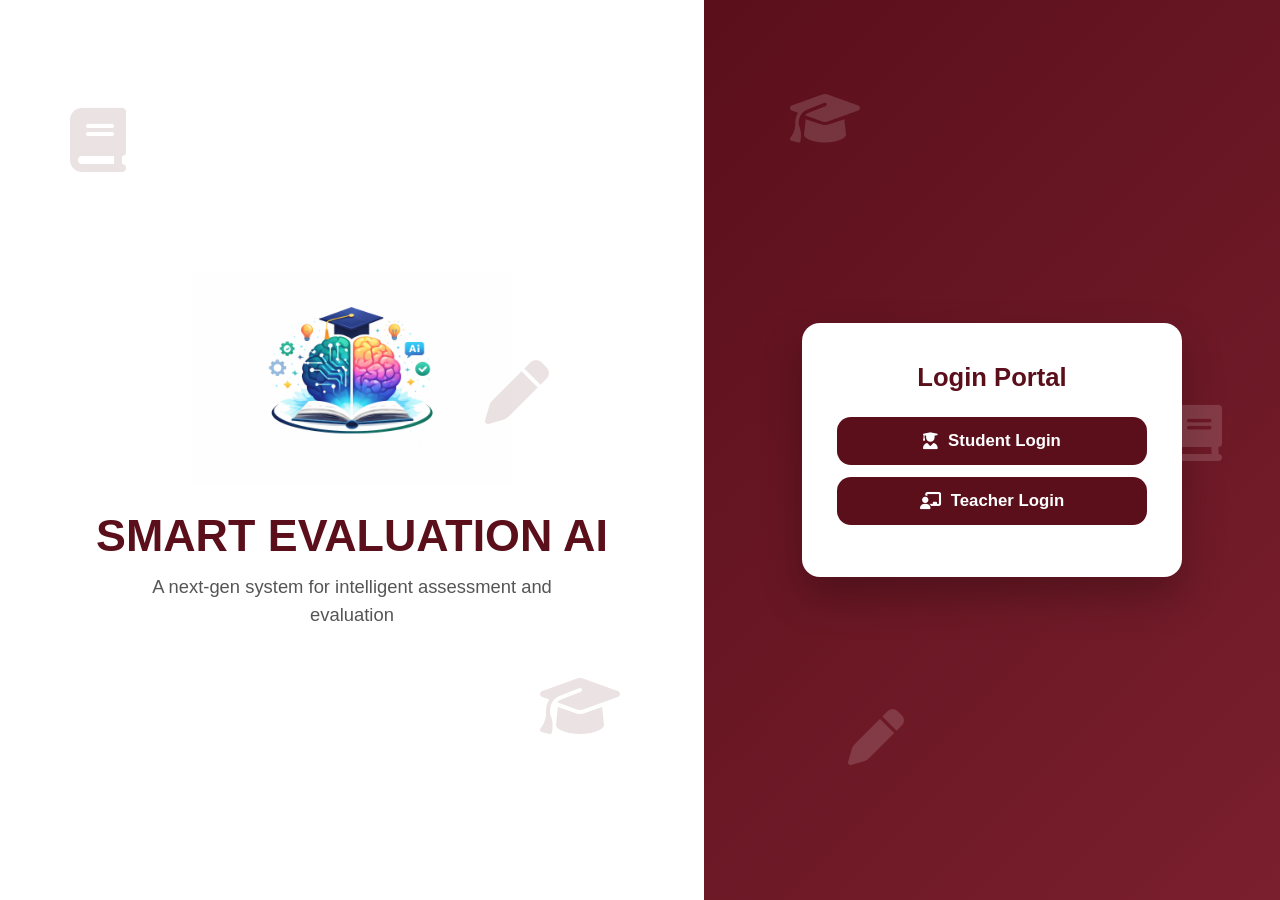
<file: index.html>
<!DOCTYPE html>
<html lang="en">
<head>
<meta charset="UTF-8">
<meta name="viewport" content="width=device-width, initial-scale=1.0">
<title>Smart Evaluation AI</title>

<link rel="stylesheet" href="https://cdnjs.cloudflare.com/ajax/libs/font-awesome/6.5.0/css/all.min.css">
<link rel="stylesheet" href="frontpage.css">
</head>

<body>

<!-- LEFT -->
<div class="left">
  <i class="fas fa-book edu-left l1"></i>
  <i class="fas fa-graduation-cap edu-left l2"></i>
  <i class="fas fa-pen edu-left l3"></i>

  <img src="frontpage.png" class="logo">

  <h1 class="title">SMART EVALUATION AI</h1>
  <p class="subtitle">
    A next-gen system for intelligent assessment and evaluation
  </p>
</div>

<!-- RIGHT -->
<div class="right">
  <!-- Back button removed as per UI change request -->

  <i class="fas fa-graduation-cap edu-right r1"></i>
  <i class="fas fa-book edu-right r2"></i>
  <i class="fas fa-pen edu-right r3"></i>

  <div class="login-box">
    <div class="login-title">Login Portal</div>

    <a href="student portal.html" class="btn">
      <i class="fas fa-user-graduate"></i> Student Login
    </a>

    <a href="admin portal.html" class="btn">
      <i class="fas fa-chalkboard-teacher"></i> Teacher Login
    </a>
  </div>
</div>

</body>
</html>
</file>
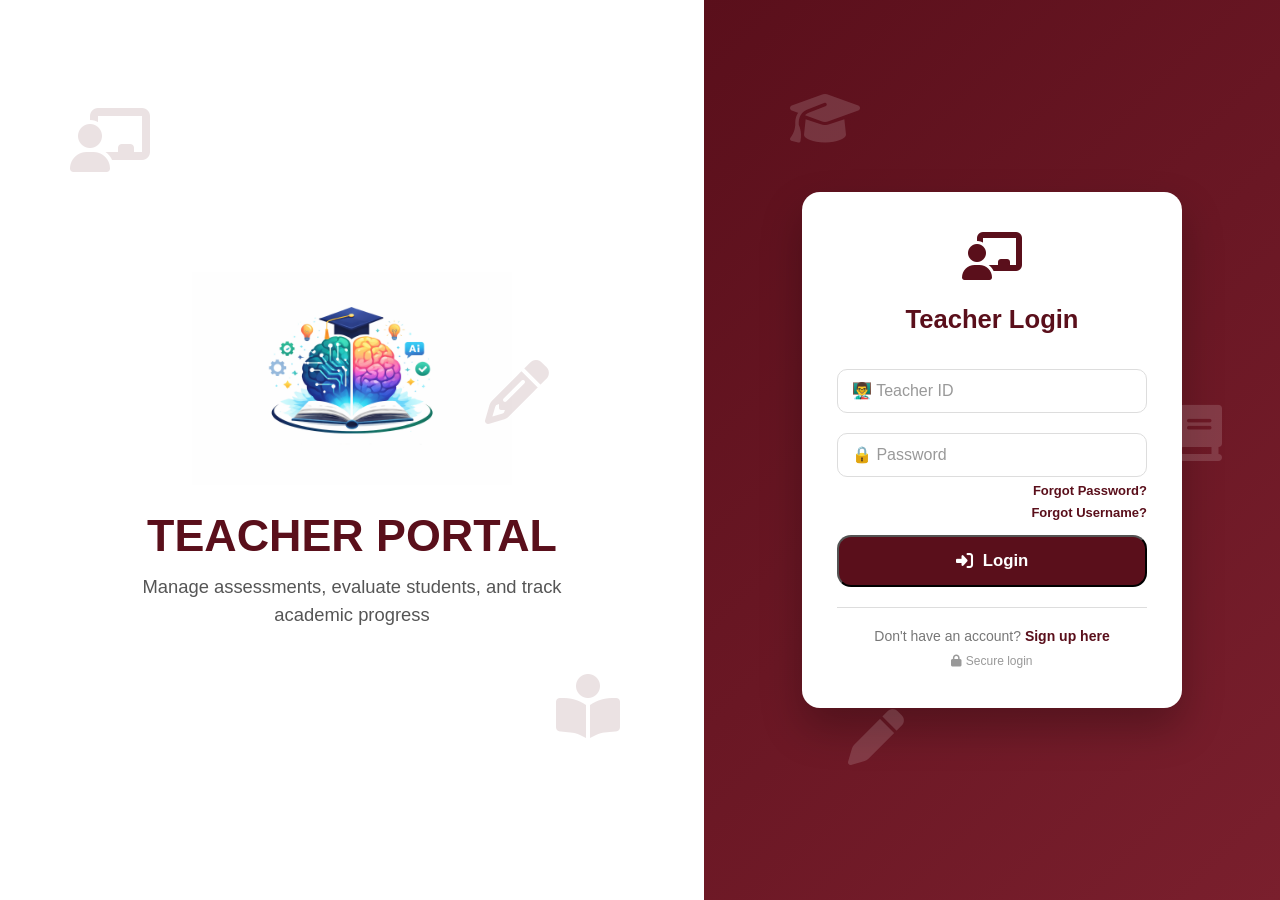
<file: admin portal.html>
<!DOCTYPE html>
<html lang="en">
<head>
<meta charset="UTF-8">
<meta name="viewport" content="width=device-width, initial-scale=1.0">
<title>Smart Evaluation AI - Teacher Login</title>
<link rel="stylesheet" href="https://cdnjs.cloudflare.com/ajax/libs/font-awesome/6.5.0/css/all.min.css">
<link rel="stylesheet" href="frontpage.css">
<link rel="stylesheet" href="front.css">
</head>

<body>

<!-- LEFT -->
<div class="left">
  <i class="fas fa-chalkboard-teacher edu-left l1"></i>
  <i class="fas fa-book-reader edu-left l2"></i>
  <i class="fas fa-pencil-alt edu-left l3"></i>

  <img src="frontpage.png" class="logo">

  <h1 class="title">TEACHER PORTAL</h1>
  <p class="subtitle">
    Manage assessments, evaluate students, and track academic progress
  </p>
</div>

<!-- RIGHT -->
<div class="right">
  <!-- Back button removed from Teacher login page -->

  <i class="fas fa-graduation-cap edu-right r1"></i>
  <i class="fas fa-book edu-right r2"></i>
  <i class="fas fa-pen edu-right r3"></i>

  <div class="login-box">
    <div style="text-align:center; margin-bottom:25px;">
      <i class="fas fa-chalkboard-user" style="font-size:3rem; color:#5a0f1b;"></i>
    </div>
    <div class="login-title">Teacher Login</div>

    <input id="login-username"
       type="text"
       placeholder="👨‍🏫 Teacher ID"
       pattern="[a-z0-9]+"
       title="Only lowercase letters and numbers allowed"
       required>
    <input id="login-password" type="password" placeholder="🔒 Password" required>

    <div style="margin:-6px 0 14px; text-align:right;">
      <a href="forgot-password.html?role=teacher" style="font-size:13px; color:#5a0f1b; font-weight:600; text-decoration:none;">Forgot Password?</a>
    </div>

    <div style="margin:-10px 0 14px; text-align:right;">
      <a href="forgot-username.html?role=teacher" style="font-size:13px; color:#5a0f1b; font-weight:600; text-decoration:none;">Forgot Username?</a>
    </div>

    <button class="btn" onclick="login();">
      <i class="fas fa-sign-in-alt"></i> Login
    </button>
    
    <div style="margin-top:20px; padding-top:20px; border-top:1px solid #ddd; text-align:center;">
      <p style="color:#777; font-size:14px; margin-bottom:10px;">
        Don't have an account? <a href="javascript:void(0)" onclick="openPopup()" style="color:#5a0f1b; font-weight:600; text-decoration:none;">Sign up here</a>
      </p>
      <p style="color:#999; font-size:12px;">
        <i class="fas fa-lock"></i> Secure login
      </p>
    </div>
  </div>
</div>

<!-- REGISTRATION POPUP -->
<div class="modal" id="popup">
    <div class="register-box" style="width:520px; position:relative;">
        <span class="close-btn" onclick="closePopup()">×</span>

        <div class="register-title">Teacher Registration</div>

        <div class="form-grid">
            <input id="reg-fullname" type="text" placeholder="Full Name">
            <input id="reg-username"
       type="text"
       placeholder="Username only small letters & numbers"
       pattern="[a-z0-9]+"
       title="Only small letters & numbers"
       required>

          <input id="reg-email" type="email" placeholder="Email address">

            <input id="reg-password" type="password" placeholder="Password">
            <select id="reg-department">
              <option value="" selected disabled>Select Department</option>
              <option value="CSA">CSA</option>
              <option value="CSB">CSB</option>
              <option value="CYBER">CYBER</option>
              <option value="AIDS">AIDS</option>
              <option value="AI">AI</option>
              <option value="MECH">MECH</option>
              <option value="CIVIL">CIVIL</option>
              <option value="EEE">EEE</option>
              <option value="EC">EC</option>
            </select>

            <input id="reg-confirm-password" type="password" placeholder="Confirm Password">
            <input id="reg-mobile" type="tel" placeholder="Mobile Number">

            

            <button type="button" style="grid-column:1/3;" onclick="registerTeacher()">
                Register
            </button>
        </div>
    </div>
</div>

<!-- JS for popup and login -->
<script>
function openPopup(){
  document.getElementById("popup").classList.add("show");
  const firstInput = document.querySelector('#popup input');
  if(firstInput) firstInput.focus();
}

function closePopup(){
  const popup = document.getElementById("popup");
  popup.classList.remove("show");
  try{ document.activeElement && document.activeElement.blur(); }catch(e){}
  const guard = document.createElement('div');
  guard.setAttribute('tabindex','-1');
  guard.style.position='fixed'; guard.style.left='-9999px';
  document.body.appendChild(guard);
  guard.focus();
  setTimeout(()=>{ guard.parentNode && guard.parentNode.removeChild(guard); }, 50);
}

async function registerTeacher(){
  const name = document.getElementById('reg-fullname').value.trim();
  const username = document.getElementById('reg-username').value.trim();
  const password = document.getElementById('reg-password').value;
  const confirm = document.getElementById('reg-confirm-password').value;
  const department = document.getElementById('reg-department').value.trim();
  const phone = document.getElementById('reg-mobile').value.trim();
  const email = document.getElementById('reg-email').value.trim();
  const phonePattern = /^\d{10}$/;
  if(!phonePattern.test(phone)){
    alert('Phone number must be exactly 10 digits');
    return;
  }

  if(!department){
    alert('Please select a department');
    return;
  }

  const emailPattern = /^[^@\s]+@[^@\s]+\.[^@\s]+$/;

  if(!emailPattern.test(email)){
    alert("Enter a valid email address");
    return;
  }

  if((email.match(/@/g) || []).length !== 1){
    alert('Email must contain only one @ symbol');
    return;
  }

  if(password !== confirm){
    alert('Passwords do not match');
    return;
  }

  try {
    const res = await fetch('/api/teacher/register', {
      method: 'POST',
      credentials: 'same-origin',
      headers: {'Content-Type': 'application/json'},
      body: JSON.stringify({
        name, username, password, department, phone, email
      })
    });
    const data = await res.json();
    if(!res.ok){
      alert(data.message || 'Registration failed');
      return;
    }
    alert('✓ Registration successful! You can now login with your credentials.');
    closePopup();
  } catch(err){
    alert('Error: ' + err);
  }
}

async function login(){
  const username = document.getElementById('login-username').value.trim();
  const password = document.getElementById('login-password').value;
  try{
    const res = await fetch('/api/teacher/login', {
      method:'POST',
      credentials: 'same-origin',
      headers:{'Content-Type':'application/json'},
      body: JSON.stringify({username, password})
    });
    const data = await res.json();
    if(res.ok){
      window.location.href = 'teach.html';
    } else {
      alert(data.message || 'Login failed');
    }
  }catch(err){
    alert('Error: '+err);
  }
}
// Force lowercase & remove special characters while typing
function validateUsername(inputId){
  const input = document.getElementById(inputId);

  input.addEventListener('input', function(){
    const value = this.value;

    if(!/^[a-z0-9]*$/.test(value)){
      alert("Only small letters (a-z) and numbers (0-9) are allowed!");
      this.value = value.slice(0, -1); // remove last invalid character
    }
  });
}

validateUsername('login-username');
validateUsername('reg-username');

</script>

<script>
// Hide scrollbar when content fits the viewport to prevent initial mobile scrollbar flash
function adjustInitialScrollbar(){
  function update(){
    try{
      if(document.documentElement.scrollHeight <= window.innerHeight){
        document.documentElement.style.overflow = 'hidden';
      } else {
        document.documentElement.style.overflow = '';
      }
    }catch(e){}
  }
  window.addEventListener('resize', update);
  window.addEventListener('pageshow', update);
  document.addEventListener('DOMContentLoaded', update);
  setTimeout(update, 250);
}
adjustInitialScrollbar();
</script>

</body>
</html>
</file>
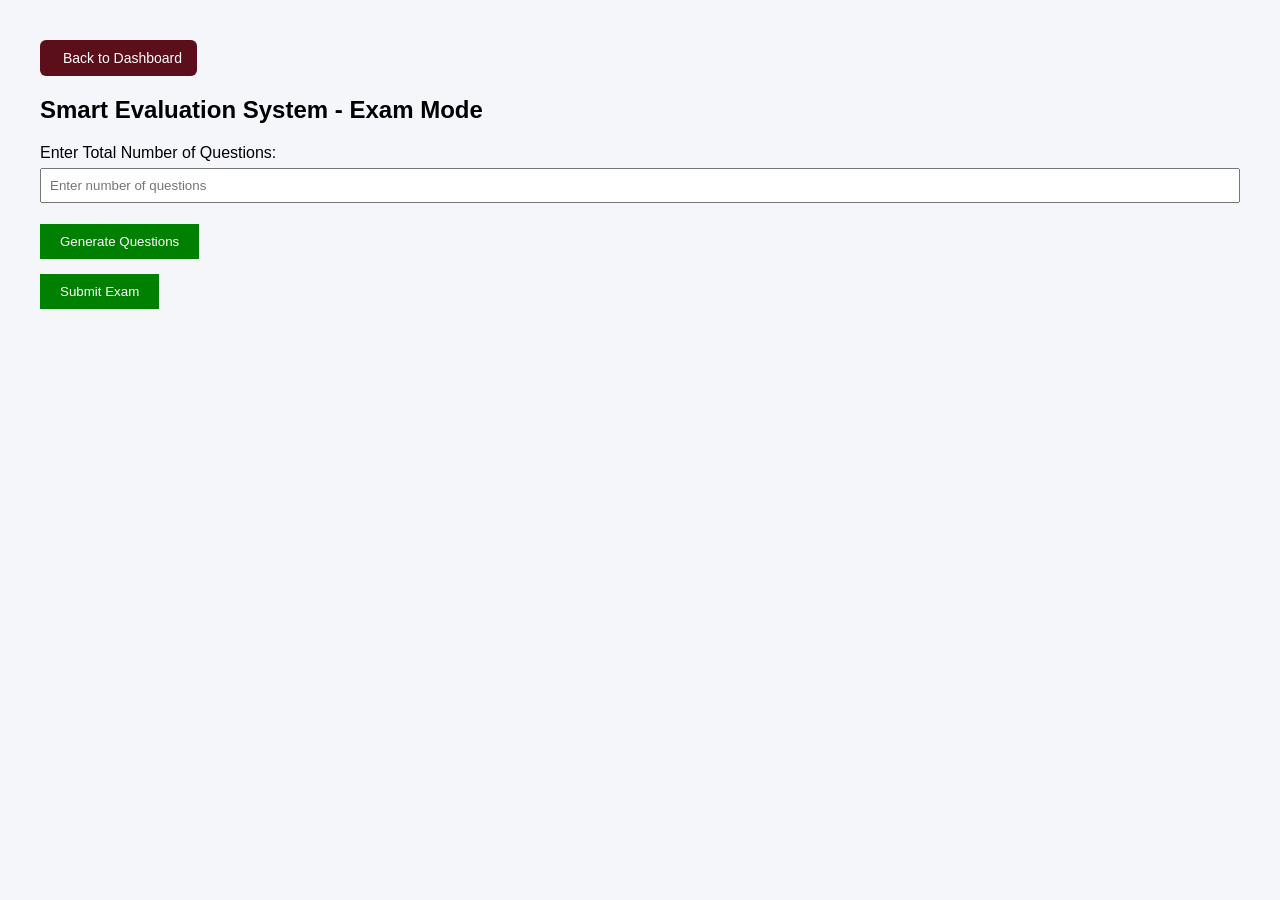
<file: examoriginal.html>
<!DOCTYPE html>
<html>
<head>
    <title>Smart Evaluation System - Exam Mode</title>
    <style>
        body {
            font-family: Arial, sans-serif;
            margin: 40px;
            background: #f4f6f9;
        }

        input, textarea, select {
            width: 100%;
            padding: 8px;
            margin: 6px 0;
            box-sizing: border-box;
        }

        button {
            padding: 10px 20px;
            margin-top: 15px;
            background: green;
            color: white;
            border: none;
            cursor: pointer;
        }

        .question-box {
            background: white;
            padding: 15px;
            margin: 15px 0;
            border-radius: 8px;
            box-shadow: 0 0 5px rgba(0,0,0,0.1);
        }

        #finalScore {
            font-size: 22px;
            font-weight: bold;
            margin-top: 20px;
        }
    </style>
</head>
<body>

<div style="margin-bottom:20px;">
    <a href="student dashboard.html" style="padding:10px 15px; background:#5a0f1b; color:white; text-decoration:none; border-radius:6px; font-size:14px; display:inline-flex; align-items:center; gap:8px; cursor:pointer; transition:0.3s ease;" onmouseover="this.style.background='#7a1f2d';" onmouseout="this.style.background='#5a0f1b';" title="Back to student dashboard">
        <i class="fas fa-arrow-left"></i> Back to Dashboard
    </a>
</div>

<h2>Smart Evaluation System - Exam Mode</h2>

<label>Enter Total Number of Questions:</label>
<input type="number" id="totalQuestions" min="1" placeholder="Enter number of questions">

<button onclick="generateQuestions()">Generate Questions</button>

<div id="questionsContainer"></div>

<button onclick="submitExam()">Submit Exam</button>

<div id="finalScore"></div>

<script>
function generateQuestions() {
    const total = document.getElementById("totalQuestions").value;
    const container = document.getElementById("questionsContainer");
    container.innerHTML = "";

    for (let i = 1; i <= total; i++) {
        container.innerHTML += `
            <div class="question-box">
                <h3>Question ${i}</h3>

                <label>Question:</label>
                <textarea id="question${i}" placeholder="Enter question here"></textarea>

                <label>Teacher Answer:</label>
                <textarea id="teacher${i}" placeholder="Enter correct answer"></textarea>

                <label>Student Answer:</label>
                <textarea id="student${i}" placeholder="Enter student answer"></textarea>

                <label>Type:</label>
                <select id="type${i}">
                    <option value="numerical">Numerical</option>
                    <option value="code">Code</option>
                    <option value="direct">Direct Fill</option>
                    <option value="english">English Semantic</option>
                </select>

                <div id="result${i}" style="margin-top: 8px; font-weight: bold;"></div>
            </div>
        `;
    }
}

async function submitExam() {
    const total = document.getElementById("totalQuestions").value;
    let score = 0;

    for (let i = 1; i <= total; i++) {
        const question = document.getElementById(`question${i}`).value;
        const teacher = document.getElementById(`teacher${i}`).value;
        const student = document.getElementById(`student${i}`).value;
        const type = document.getElementById(`type${i}`).value;

        const response = await fetch("/evaluate", {
            method: "POST",
            headers: { "Content-Type": "application/json" },
            body: JSON.stringify({
                question: question,
                teacher_answer: teacher,
                student_answer: student,
                type: type
            })
        });

        const data = await response.json();
        const resultElement = document.getElementById(`result${i}`);

        if (data.correct === true) {
            resultElement.innerHTML = "✔ Correct";
            resultElement.style.color = "green";
            score++;
        } else {
            resultElement.innerHTML = "✖ Wrong";
            resultElement.style.color = "red";
        }
    }

    document.getElementById("finalScore").innerHTML =
        `Final Score: ${score} / ${total}`;
}
</script>

</body>
</html>
</file>
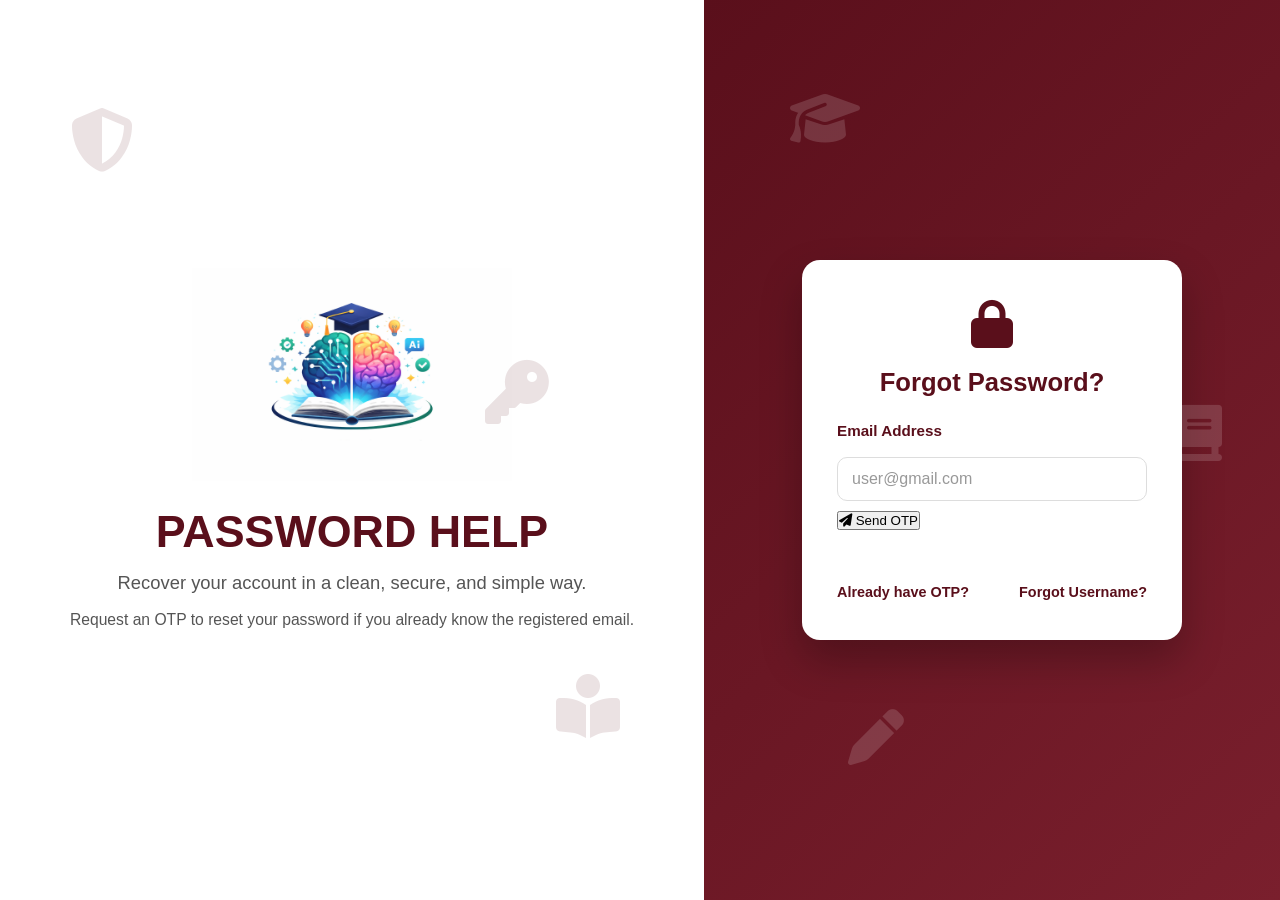
<file: forgot-password.html>
<!DOCTYPE html>
<html lang="en">
<head>
<meta charset="UTF-8">
<meta name="viewport" content="width=device-width, initial-scale=1.0">
<title>Smart Evaluation AI - Forgot Password</title>
<link rel="stylesheet" href="https://cdnjs.cloudflare.com/ajax/libs/font-awesome/6.5.0/css/all.min.css">
<link rel="stylesheet" href="frontpage.css">
<link rel="stylesheet" href="front.css">
<style>
  .recovery-note {
    margin-top: 10px;
    color: #555;
    line-height: 1.6;
    font-size: 0.98rem;
  }

  .recovery-form {
    text-align: left;
  }

  .recovery-form label {
    display: block;
    margin: 16px 0 8px;
    color: #5a0f1b;
    font-size: 0.95rem;
    font-weight: 700;
  }

  .recovery-form .msg {
    margin-top: 14px;
    min-height: 22px;
    font-size: 0.95rem;
    color: #6a5b58;
    text-align: center;
  }

  .recovery-links {
    margin-top: 18px;
    display: flex;
    justify-content: space-between;
    gap: 12px;
    flex-wrap: wrap;
    font-size: 0.9rem;
  }

  .recovery-links a {
    color: #5a0f1b;
    text-decoration: none;
    font-weight: 700;
  }

  .recovery-links a:hover {
    text-decoration: underline;
  }

</style>
</head>

<body>

<div class="left">
  <i class="fas fa-shield-halved edu-left l1"></i>
  <i class="fas fa-book-reader edu-left l2"></i>
  <i class="fas fa-key edu-left l3"></i>

  <img src="frontpage.png" class="logo">

  <h1 class="title">PASSWORD HELP</h1>
  <p class="subtitle">
    Recover your account in a clean, secure, and simple way.
  </p>
  <p class="recovery-note">
    Request an OTP to reset your password if you already know the registered email.
  </p>
</div>

<div class="right">
  <i class="fas fa-graduation-cap edu-right r1"></i>
  <i class="fas fa-book edu-right r2"></i>
  <i class="fas fa-pen edu-right r3"></i>

  <div class="login-box">
    <div style="text-align:center; margin-bottom:20px;">
      <i class="fas fa-lock" style="font-size:3rem; color:#5a0f1b;"></i>
    </div>
    <div class="login-title">Forgot Password?</div>

    <form class="recovery-form" onsubmit="event.preventDefault(); sendOtp();">
      <label for="email">Email Address</label>
      <input id="email" type="email" placeholder="user@gmail.com" autocomplete="email" required>

      <button id="sendBtn" type="submit">
        <i class="fas fa-paper-plane"></i> Send OTP
      </button>

      <div id="msg" class="msg"></div>

      <div class="recovery-links">
            <a id="link-reset" href="reset-password.html">Already have OTP?</a>
            <a id="link-username" href="forgot-username.html">Forgot Username?</a>
      </div>
    </form>
  </div>
</div>

<script>
async function sendOtp() {
  const email = document.getElementById('email').value.trim();
  const msg = document.getElementById('msg');
  const btn = document.getElementById('sendBtn');
  msg.textContent = '';
  btn.disabled = true;

  try {
    const res = await fetch('/api/send-otp', {
      method: 'POST',
      headers: { 'Content-Type': 'application/json' },
      body: JSON.stringify({ email })
    });
    const data = await res.json();
    msg.textContent = data.message || 'Request completed';
  } catch (err) {
    msg.textContent = 'Something went wrong. Please try again.';
  } finally {
    btn.disabled = false;
  }
}
</script>

<script>
// Propagate ?role=student|teacher between recovery pages so back-to-login works
function propagateRoleToRecoveryLinks(){
  const params = new URLSearchParams(window.location.search);
  const role = params.get('role');
  if(!role) return;
  ['link-reset','link-username'].forEach(id=>{
    const el = document.getElementById(id);
    if(!el) return;
    const url = new URL(el.getAttribute('href'), window.location.origin);
    url.searchParams.set('role', role);
    el.href = url.pathname + url.search;
  });
}
document.addEventListener('DOMContentLoaded', propagateRoleToRecoveryLinks);
</script>

</body>
</html>
</file>
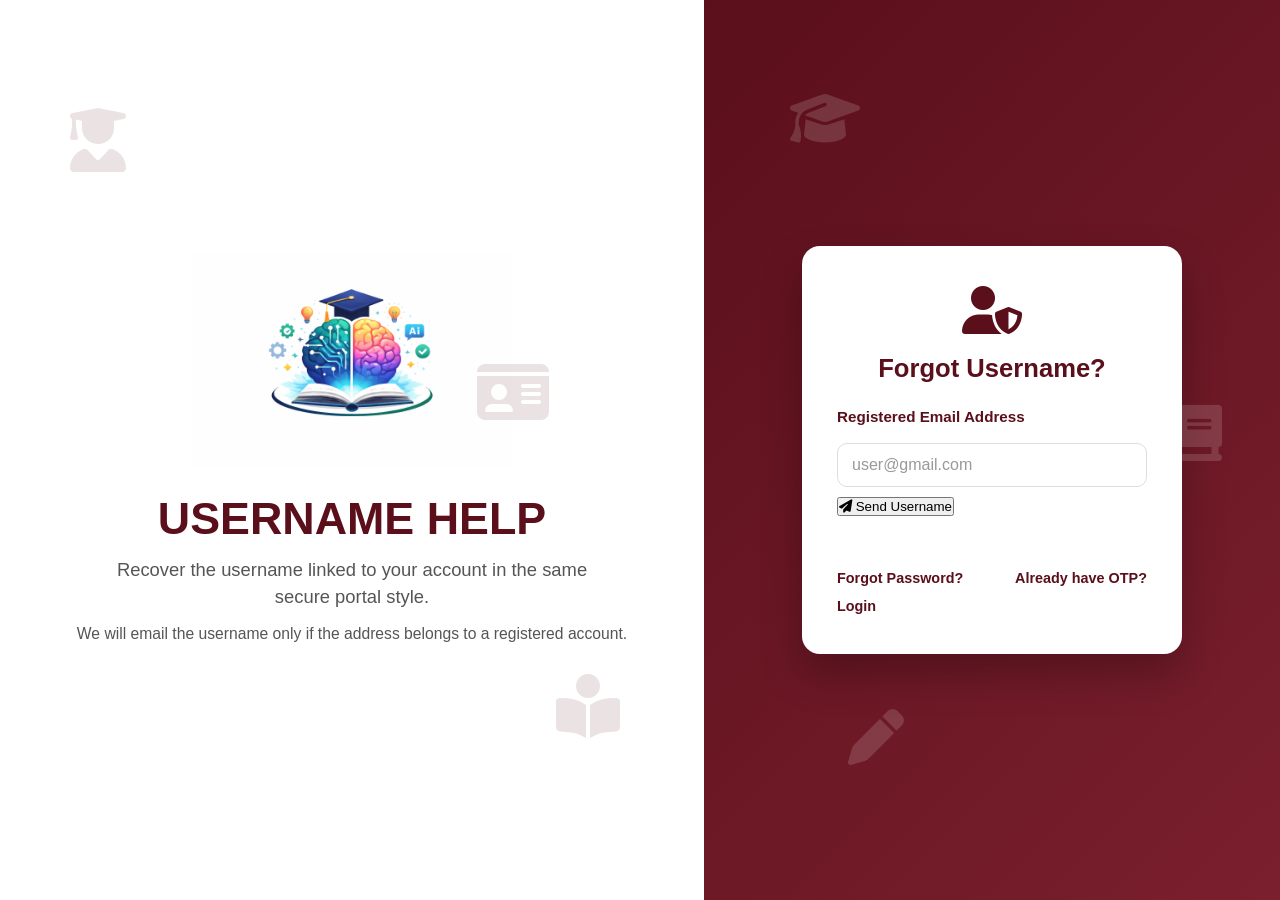
<file: forgot-username.html>
<!DOCTYPE html>
<html lang="en">
<head>
<meta charset="UTF-8">
<meta name="viewport" content="width=device-width, initial-scale=1.0">
<title>Smart Evaluation AI - Forgot Username</title>
<link rel="stylesheet" href="https://cdnjs.cloudflare.com/ajax/libs/font-awesome/6.5.0/css/all.min.css">
<link rel="stylesheet" href="frontpage.css">
<link rel="stylesheet" href="front.css">
<style>
  .recovery-note {
    margin-top: 10px;
    color: #555;
    line-height: 1.6;
    font-size: 0.98rem;
  }

  .recovery-form {
    text-align: left;
  }

  .recovery-form label {
    display: block;
    margin: 16px 0 8px;
    color: #5a0f1b;
    font-size: 0.95rem;
    font-weight: 700;
  }

  .recovery-form .msg {
    margin-top: 14px;
    min-height: 22px;
    font-size: 0.95rem;
    color: #6a5b58;
    text-align: center;
  }

  .recovery-links {
    margin-top: 18px;
    display: flex;
    justify-content: space-between;
    gap: 12px;
    flex-wrap: wrap;
    font-size: 0.9rem;
  }

  .recovery-links a {
    color: #5a0f1b;
    text-decoration: none;
    font-weight: 700;
  }

  .recovery-links a:hover {
    text-decoration: underline;
  }

</style>
</head>

<body>

<div class="left">
  <i class="fas fa-user-graduate edu-left l1"></i>
  <i class="fas fa-book-reader edu-left l2"></i>
  <i class="fas fa-id-card edu-left l3"></i>

  <img src="frontpage.png" class="logo">

  <h1 class="title">USERNAME HELP</h1>
  <p class="subtitle">
    Recover the username linked to your account in the same secure portal style.
  </p>
  <p class="recovery-note">
    We will email the username only if the address belongs to a registered account.
  </p>
</div>

<div class="right">
  <i class="fas fa-graduation-cap edu-right r1"></i>
  <i class="fas fa-book edu-right r2"></i>
  <i class="fas fa-pen edu-right r3"></i>

  <div class="login-box">
    <div style="text-align:center; margin-bottom:20px;">
      <i class="fas fa-user-shield" style="font-size:3rem; color:#5a0f1b;"></i>
    </div>
    <div class="login-title">Forgot Username?</div>

    <form class="recovery-form" onsubmit="event.preventDefault(); sendUsername();">
      <label for="email">Registered Email Address</label>
      <input id="email" type="email" placeholder="user@gmail.com" autocomplete="email" required>

      <button id="sendBtn" type="submit">
        <i class="fas fa-paper-plane"></i> Send Username
      </button>

      <div id="msg" class="msg"></div>

      <div class="recovery-links">
        <a href="forgot-password.html">Forgot Password?</a>
        <a href="reset-password.html">Already have OTP?</a>
        <a id="back-to-login" href="#">Login</a>
      </div>
    </form>
  </div>
</div>

<script>
async function sendUsername() {
  const email = document.getElementById('email').value.trim();
  const msg = document.getElementById('msg');
  const btn = document.getElementById('sendBtn');
  msg.textContent = '';
  btn.disabled = true;

  try {
    const res = await fetch('/api/forgot-username', {
      method: 'POST',
      headers: { 'Content-Type': 'application/json' },
      body: JSON.stringify({ email })
    });
    const data = await res.json();
    msg.textContent = data.message || 'Request completed';
  } catch (err) {
    msg.textContent = 'Something went wrong. Please try again.';
  } finally {
    btn.disabled = false;
  }
}
</script>

<script>
// Navigate back to the appropriate login page based on optional role param
function initBackToLogin(){
  const params = new URLSearchParams(window.location.search);
  const role = (params.get('role') || '').toLowerCase();
  const target = role === 'teacher' ? 'admin portal.html' : 'student portal.html';
  const el = document.getElementById('back-to-login');
  if(el) el.href = target;
}

// Also propagate role between recovery pages
function propagateRoleToRecoveryLinks(){
  const params = new URLSearchParams(window.location.search);
  const role = params.get('role');
  if(!role) return;
  const links = document.querySelectorAll('.recovery-links a');
  links.forEach(a=>{
    if(a.id === 'back-to-login') return;
    const url = new URL(a.getAttribute('href'), window.location.origin);
    url.searchParams.set('role', role);
    a.href = url.pathname + url.search;
  });
}

document.addEventListener('DOMContentLoaded', ()=>{ initBackToLogin(); propagateRoleToRecoveryLinks(); });
</script>

</body>
</html>
</file>
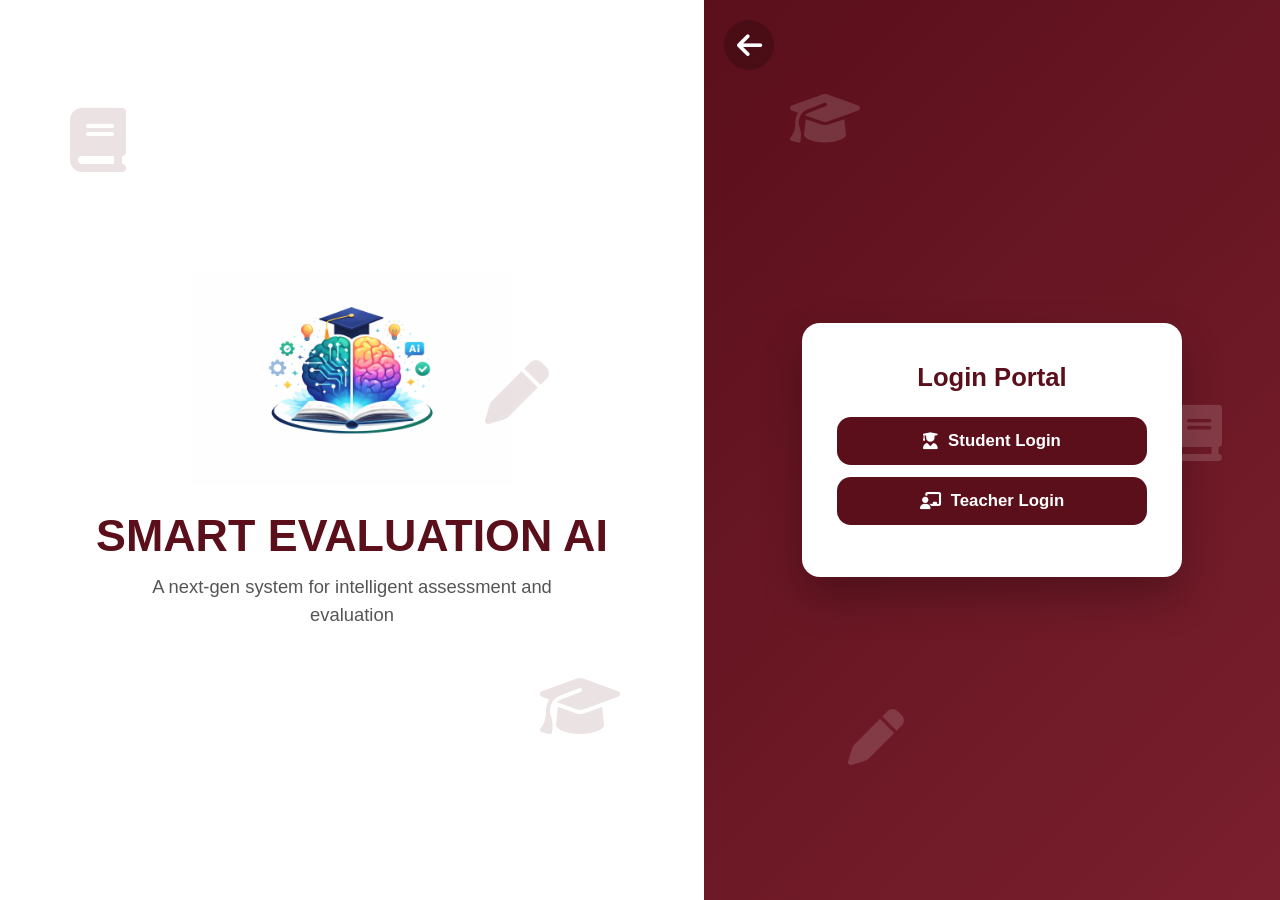
<file: frontpage.html>
<!DOCTYPE html>
<html lang="en">
<head>
<meta charset="UTF-8">
<meta name="viewport" content="width=device-width, initial-scale=1.0">
<title>Smart Evaluation AI</title>

<link rel="stylesheet" href="https://cdnjs.cloudflare.com/ajax/libs/font-awesome/6.5.0/css/all.min.css">
<link rel="stylesheet" href="frontpage.css">
</head>

<body>

<!-- LEFT -->
<div class="left">
  <i class="fas fa-book edu-left l1"></i>
  <i class="fas fa-graduation-cap edu-left l2"></i>
  <i class="fas fa-pen edu-left l3"></i>

  <img src="frontpage.png" class="logo">

  <h1 class="title">SMART EVALUATION AI</h1>
  <p class="subtitle">
    A next-gen system for intelligent assessment and evaluation
  </p>
</div>

<!-- RIGHT -->
<div class="right">
  <a href="index.html" style="position:absolute; top:20px; left:20px; font-size:1.8rem; cursor:pointer; color:white; text-decoration:none; z-index:9999; width:50px; height:50px; display:flex; align-items:center; justify-content:center; background:rgba(0,0,0,0.2); border-radius:50%; transition:0.3s ease;" onmouseover="this.style.background='rgba(0,0,0,0.4)'; this.style.transform='translateX(-3px)';" onmouseout="this.style.background='rgba(0,0,0,0.2)'; this.style.transform='translateX(0)';" title="Back to home">
    <i class="fas fa-arrow-left"></i>
  </a>

  <i class="fas fa-graduation-cap edu-right r1"></i>
  <i class="fas fa-book edu-right r2"></i>
  <i class="fas fa-pen edu-right r3"></i>

  <div class="login-box">
    <div class="login-title">Login Portal</div>

    <a href="student portal.html" class="btn">
      <i class="fas fa-user-graduate"></i> Student Login
    </a>

    <a href="admin portal.html" class="btn">
      <i class="fas fa-chalkboard-teacher"></i> Teacher Login
    </a>
  </div>
</div>

</body>
</html>
</file>
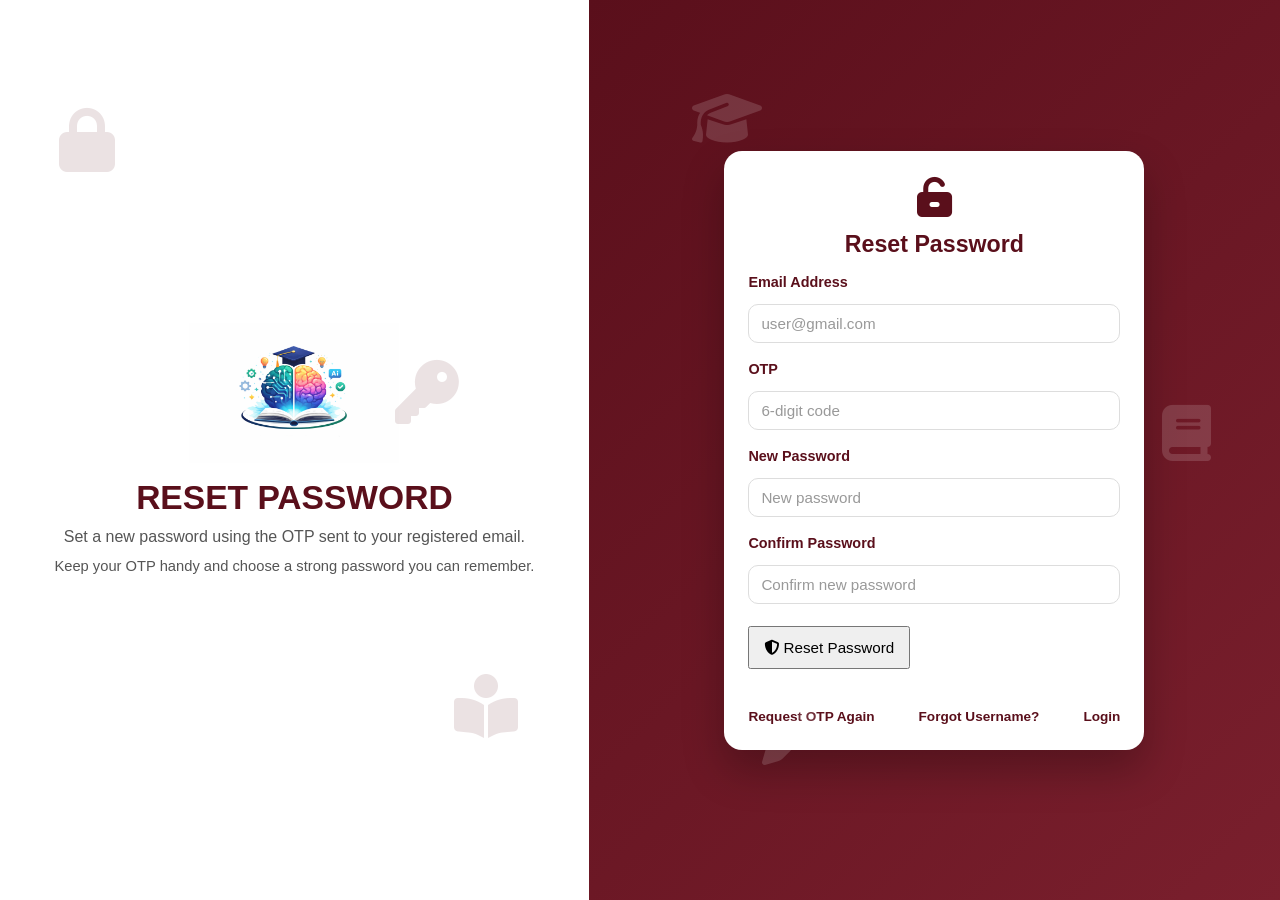
<file: reset-password.html>
<!DOCTYPE html>
<html lang="en">
<head>
<meta charset="UTF-8">
<meta name="viewport" content="width=device-width, initial-scale=1.0">
<title>Smart Evaluation AI - Reset Password</title>
<link rel="stylesheet" href="https://cdnjs.cloudflare.com/ajax/libs/font-awesome/6.5.0/css/all.min.css">
<link rel="stylesheet" href="frontpage.css">
<link rel="stylesheet" href="front.css">
<style>
  * {
    box-sizing: border-box;
  }

  html, body {
    height: 100%;
  }

  body {
    overflow: auto;
  }

  .left, .right {
    padding-top: 28px;
    padding-bottom: 28px;
  }

  .left {
    justify-content: center;
  }

  .logo {
    width: 210px;
    margin-bottom: 16px;
  }

  .title {
    font-size: 2.1rem;
    margin-bottom: 8px;
  }

  .subtitle {
    font-size: 1rem;
    line-height: 1.45;
  }

  .recovery-note {
    margin-top: 8px;
    color: #555;
    line-height: 1.45;
    font-size: 0.92rem;
  }

  .recovery-form {
    text-align: left;
  }

  .recovery-form label {
    display: block;
    margin: 10px 0 6px;
    color: #5a0f1b;
    font-size: 0.9rem;
    font-weight: 700;
  }

  .login-box {
    max-width: 360px;
    padding: 26px 24px;
  }

  .login-title {
    font-size: 1.45rem;
    margin-bottom: 16px;
  }

  .login-box input {
    padding: 10px 12px;
    margin: 8px 0;
    font-size: 0.95rem;
  }

  .login-box button {
    margin-top: 14px;
    padding: 11px 14px;
    font-size: 0.95rem;
  }

  .recovery-form .msg {
    margin-top: 10px;
    min-height: 18px;
    font-size: 0.9rem;
    color: #6a5b58;
    text-align: center;
  }

  .recovery-links {
    margin-top: 12px;
    display: flex;
    justify-content: space-between;
    gap: 10px;
    flex-wrap: wrap;
    font-size: 0.85rem;
  }

  .recovery-links a {
    color: #5a0f1b;
    text-decoration: none;
    font-weight: 700;
  }

  .recovery-links a:hover {
    text-decoration: underline;
  }

  @media (max-height: 820px) {
    .left, .right {
      padding-top: 18px;
      padding-bottom: 18px;
    }

    .logo {
      width: 170px;
      margin-bottom: 12px;
    }

    .title {
      font-size: 1.8rem;
    }

    .login-box {
      padding: 22px 20px;
    }

    .login-box input {
      padding: 9px 11px;
      margin: 6px 0;
    }

    .recovery-form label {
      margin: 8px 0 5px;
    }

    .recovery-links {
      margin-top: 10px;
    }
  }

  /* Responsive layout: two-column on wide screens, stacked on mobile */
  @media (min-width: 900px) {
    body { display: flex; align-items: stretch; }
    .left { width: 46%; padding: 48px 36px; display:flex; flex-direction:column; justify-content:center; }
    .right { width: 54%; display:flex; align-items:center; justify-content:center; padding:48px; }
    .login-box { max-width:420px; margin:0; }
  }

  @media (max-width: 899px) {
    .left, .right { width:100% !important; padding:18px !important; display:block !important; min-height: auto !important; overflow: visible !important; }
    body { flex-direction: column !important; }
    .login-box { max-width: 100%; margin:12px auto; text-align: left; }
    .edu-left, .edu-right { display: none !important; }
    .left, .right { position: relative !important; }
    .title { text-align: left; }
    .left { align-items: flex-start !important; text-align: left !important; }
    .left .logo { margin-left: 0 !important; margin-right: 0 !important; }
    .subtitle, .recovery-note { text-align: left !important; }
  }
  /* Center logo on mobile while keeping text left-aligned */
  @media (max-width:899px) {
    .left .logo { display:block !important; margin: 0 auto 12px auto !important; }
  }
  /* small phones: tighten spacing */
  @media (max-width:420px) {
    .left, .right { padding:14px !important; }
    .logo { width: 160px !important; }
    .title { font-size:1.6rem !important; }
    .login-box { padding:18px !important; }
    .login-box input { padding:10px !important; }
    .login-box button { width:100%; }
  }
</style>
</head>

<body>

<div class="left">
  <i class="fas fa-lock edu-left l1"></i>
  <i class="fas fa-book-reader edu-left l2"></i>
  <i class="fas fa-key edu-left l3"></i>

  <img src="frontpage.png" class="logo">

  <h1 class="title">RESET PASSWORD</h1>
  <p class="subtitle">
    Set a new password using the OTP sent to your registered email.
  </p>
  <p class="recovery-note">
    Keep your OTP handy and choose a strong password you can remember.
  </p>
</div>

<div class="right">
  <i class="fas fa-graduation-cap edu-right r1"></i>
  <i class="fas fa-book edu-right r2"></i>
  <i class="fas fa-pen edu-right r3"></i>

  <div class="login-box">
    <div style="text-align:center; margin-bottom:14px;">
      <i class="fas fa-unlock-keyhole" style="font-size:2.5rem; color:#5a0f1b;"></i>
    </div>
    <div class="login-title">Reset Password</div>

    <form class="recovery-form" onsubmit="event.preventDefault(); resetPassword();">
      <label for="email">Email Address</label>
      <input id="email" type="email" placeholder="user@gmail.com" autocomplete="email" required>

      <label for="otp">OTP</label>
      <input id="otp" type="text" placeholder="6-digit code" inputmode="numeric" maxlength="6" required>

      <label for="password">New Password</label>
      <input id="password" type="password" placeholder="New password" minlength="6" required>

      <label for="confirm">Confirm Password</label>
      <input id="confirm" type="password" placeholder="Confirm new password" minlength="6" required>

      <button id="resetBtn" type="submit">
        <i class="fas fa-shield-halved"></i> Reset Password
      </button>

      <div id="msg" class="msg"></div>

      <div class="recovery-links">
        <a href="forgot-password.html">Request OTP Again</a>
        <a href="forgot-username.html">Forgot Username?</a>
        <a id="back-to-login" href="#">Login</a>
      </div>
    </form>
  </div>
</div>

<script>
async function resetPassword() {
  const email = document.getElementById('email').value.trim();
  const otp = document.getElementById('otp').value.trim();
  const password = document.getElementById('password').value;
  const confirm = document.getElementById('confirm').value;
  const msg = document.getElementById('msg');
  const btn = document.getElementById('resetBtn');
  msg.textContent = '';

  if (password !== confirm) {
    msg.textContent = 'Passwords do not match.';
    return;
  }

  btn.disabled = true;
  try {
    const res = await fetch('/api/verify-otp', {
      method: 'POST',
      headers: { 'Content-Type': 'application/json' },
      body: JSON.stringify({ email, otp, password })
    });
    const data = await res.json();
    msg.textContent = data.message || 'Done';
  } catch (err) {
    msg.textContent = 'Something went wrong. Please try again.';
  } finally {
    btn.disabled = false;
  }
}
</script>

<script>
// Navigate back to the appropriate login page based on optional role param
function initBackToLogin(){
  const params = new URLSearchParams(window.location.search);
  const role = (params.get('role') || '').toLowerCase();
  const target = role === 'teacher' ? 'admin portal.html' : 'student portal.html';
  const el = document.getElementById('back-to-login');
  if(el) el.href = target;
}

// Propagate role param between recovery pages
function propagateRoleToRecoveryLinks(){
  const params = new URLSearchParams(window.location.search);
  const role = params.get('role');
  if(!role) return;
  const links = document.querySelectorAll('.recovery-links a');
  links.forEach(a=>{
    if(a.id === 'back-to-login') return;
    const url = new URL(a.getAttribute('href'), window.location.origin);
    url.searchParams.set('role', role);
    a.href = url.pathname + url.search;
  });
}

document.addEventListener('DOMContentLoaded', ()=>{ initBackToLogin(); propagateRoleToRecoveryLinks(); });
</script>
 

</body>
</html>
</file>
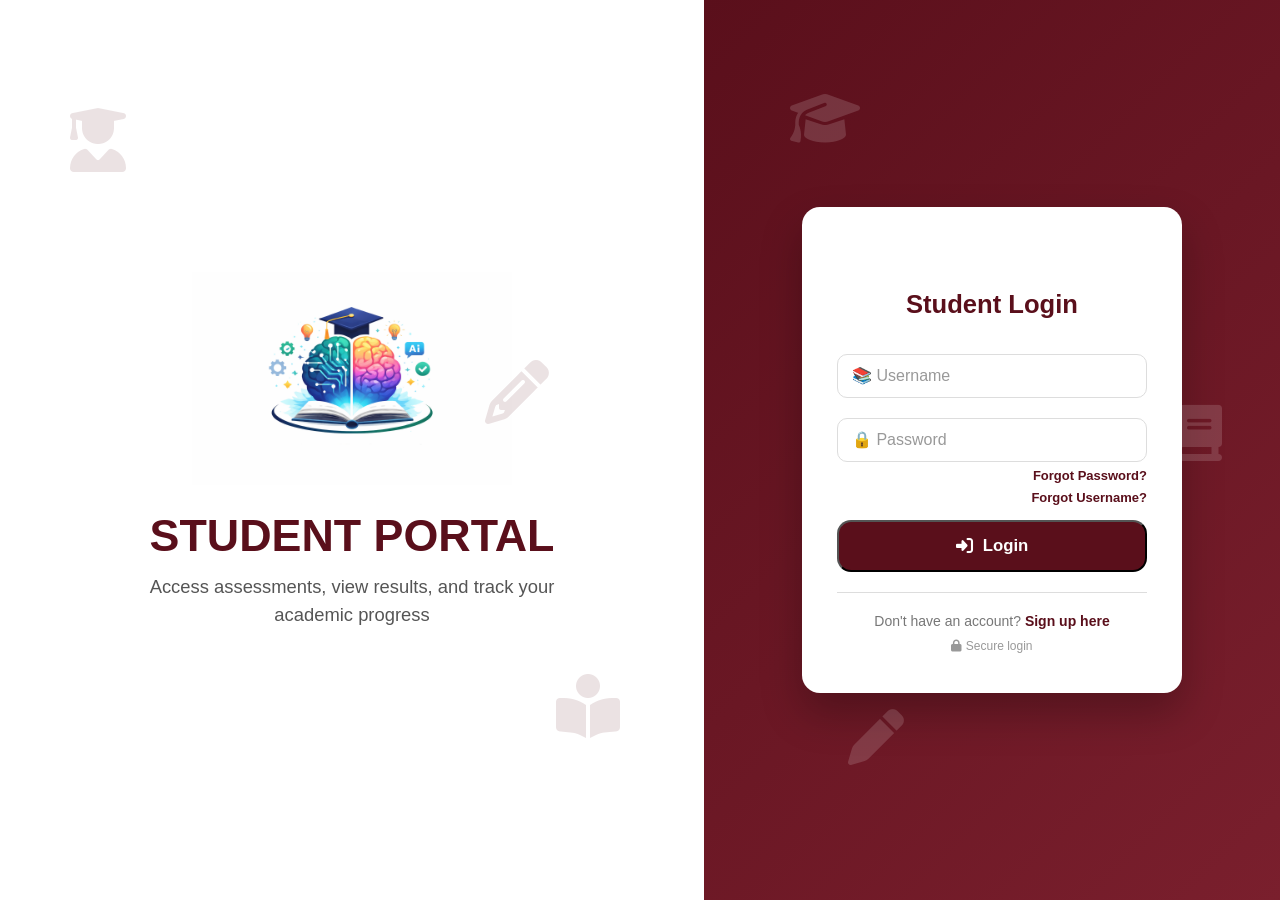
<file: student portal.html>
<!DOCTYPE html>
<html lang="en">
<head>
<meta charset="UTF-8">
<meta name="viewport" content="width=device-width, initial-scale=1.0">
<title>Smart Evaluation AI - Student Login</title>
<link rel="stylesheet" href="https://cdnjs.cloudflare.com/ajax/libs/font-awesome/6.5.0/css/all.min.css">
<link rel="stylesheet" href="frontpage.css">
<link rel="stylesheet" href="front.css">
</head>

<body>

<!-- LEFT -->
<div class="left">
  <i class="fas fa-user-graduate edu-left l1"></i>
  <i class="fas fa-book-reader edu-left l2"></i>
  <i class="fas fa-pencil-alt edu-left l3"></i>

  <img src="frontpage.png" class="logo">

  <h1 class="title">STUDENT PORTAL</h1>
  <p class="subtitle">
    Access assessments, view results, and track your academic progress
  </p>
</div>

<!-- RIGHT -->
<div class="right">
  <!-- Back button removed from Login page -->

  <i class="fas fa-graduation-cap edu-right r1"></i>
  <i class="fas fa-book edu-right r2"></i>
  <i class="fas fa-pen edu-right r3"></i>

  <div class="login-box">
    <div style="text-align:center; margin-bottom:25px;">
      <i class="fas fa-student" style="font-size:3rem; color:#5a0f1b;"></i>
    </div>
    <div class="login-title">Student Login</div>

    <input id="login-username" type="text" placeholder="📚 Username" required>
    <input id="login-password" type="password" placeholder="🔒 Password" required>

    <div style="margin:-6px 0 14px; text-align:right;">
      <a href="forgot-password.html?role=student" style="font-size:13px; color:#5a0f1b; font-weight:600; text-decoration:none;">Forgot Password?</a>
    </div>

    <div style="margin:-10px 0 14px; text-align:right;">
      <a href="forgot-username.html?role=student" style="font-size:13px; color:#5a0f1b; font-weight:600; text-decoration:none;">Forgot Username?</a>
    </div>

    <button class="btn" onclick="login();">
      <i class="fas fa-sign-in-alt"></i> Login
    </button>
    
    <div style="margin-top:20px; padding-top:20px; border-top:1px solid #ddd; text-align:center;">
      <p style="color:#777; font-size:14px; margin-bottom:10px;">
        Don't have an account? <a href="javascript:void(0)" onclick="openPopup()"style="color:#5a0f1b; font-weight:600; text-decoration:none;">Sign up here</a>
      </p>
      <p style="color:#999; font-size:12px;">
        <i class="fas fa-lock"></i> Secure login
      </p>
    </div>
  </div>
</div>


<!-- REGISTRATION POPUP (from student dashboard) -->
<div class="modal" id="popup">
    <div class="register-box" style="width:520px; position:relative;">
        <span class="close-btn" onclick="closePopup()">×</span>

        <div class="register-title">Student Registration</div>

        <div style="text-align:center; margin-bottom:20px;">
            <div id="preview-avatar" style="width:100px; height:100px; border-radius:50%; background:#f0f0f0; margin:0 auto 10px; display:flex; align-items:center; justify-content:center; font-size:40px; color:#ddd; border:3px solid #5a0f1b; overflow:hidden;">
                <i class="fas fa-user"></i>
            </div>
            <label style="color:#5a0f1b; font-weight:600; cursor:pointer; display:inline-block; padding:8px 15px; border:1px solid #5a0f1b; border-radius:8px;">
                Upload Profile Picture
                <input type="file" id="profile-pic-input" accept="image/*" style="display:none;">
            </label>
        </div>

        <div class="form-grid">
            <input id="reg-semester" type="text" placeholder="Semester">
            <input id="reg-fullname" type="text" placeholder="Full Name">

            <input id="reg-username" type="text" placeholder="Username (only small letters & numbers)">
            <input id="reg-roll" type="text" placeholder="College Roll Number">

            <input id="reg-password" type="password" placeholder="Password">
            <select id="reg-department">
              <option value="" selected disabled>Select Department</option>
              <option value="CSA">CSA</option>
              <option value="CSB">CSB</option>
              <option value="CYBER">CYBER</option>
              <option value="AIDS">AIDS</option>
              <option value="AI">AI</option>
              <option value="MECH">MECH</option>
              <option value="CIVIL">CIVIL</option>
              <option value="EEE">EEE</option>
              <option value="EC">EC</option>
            </select>

            <input id="reg-confirm-password" type="password" placeholder="Confirm Password">
            <input id="reg-mobile" type="tel" placeholder="Mobile Number" inputmode="numeric" maxlength="10" pattern="[0-9]{10}" title="Enter exactly 10 digits">

            <input id="reg-email" type="email" placeholder="Email ID">

            <button type="button" style="grid-column:1/3;" onclick="registerStudent()">
                Register
            </button>
        </div>
    </div>
</div>


<!-- JS for popup -->
<script>
function openPopup(){
  document.getElementById("popup").classList.add("show");
  const firstInput = document.querySelector('#popup input');
  if(firstInput) firstInput.focus();
}

function closePopup(){
  const popup = document.getElementById("popup");
  popup.classList.remove("show");
  try{ document.activeElement && document.activeElement.blur(); }catch(e){}
  const guard = document.createElement('div');
  guard.setAttribute('tabindex','-1');
  guard.style.position='fixed'; guard.style.left='-9999px';
  document.body.appendChild(guard);
  guard.focus();
  setTimeout(()=>{ guard.parentNode && guard.parentNode.removeChild(guard); }, 50);
}

// Profile picture upload
document.addEventListener('DOMContentLoaded', function(){
  const profileInput = document.getElementById('profile-pic-input');
  const previewAvatar = document.getElementById('preview-avatar');
  const mobileInput = document.getElementById('reg-mobile');
  
  if(profileInput && previewAvatar){
    profileInput.addEventListener('change', (e) => {
      const file = e.target.files[0];
      if(file){
        const reader = new FileReader();
        reader.onload = (event) => {
          const imageData = event.target.result;
          localStorage.setItem('studentProfilePic', imageData);
          previewAvatar.style.backgroundImage = `url('${imageData}')`;
          previewAvatar.innerHTML = '';
          previewAvatar.style.backgroundSize = 'cover';
          previewAvatar.style.backgroundPosition = 'center';
        };
        reader.readAsDataURL(file);
      }
    });
  }

  if (mobileInput) {
    mobileInput.addEventListener('input', function () {
      // Keep digits only and cap at 10 characters.
      this.value = this.value.replace(/\D/g, '').slice(0, 10);
    });

    mobileInput.addEventListener('blur', function () {
      if (this.value && this.value.length !== 10) {
        alert('Phone number must be exactly 10 digits');
      }
    });
  }
});
// Username validation (only small letters and numbers)



async function registerStudent(){
  const semester = document.getElementById('reg-semester').value.trim();
  const name = document.getElementById('reg-fullname').value.trim();
  const username = document.getElementById('reg-username').value.trim();
  const roll_number = document.getElementById('reg-roll').value.trim();
  const password = document.getElementById('reg-password').value;
  const confirm = document.getElementById('reg-confirm-password').value;
  const department = document.getElementById('reg-department').value.trim();
  const phone = document.getElementById('reg-mobile').value.trim();
  const email = document.getElementById('reg-email').value.trim();

  const phonePattern = /^\d{10}$/;
  if(!phonePattern.test(phone)){
    alert('Phone number must be exactly 10 digits');
    return;
  }

  // Email validation
  const emailPattern = /^[^@\s]+@[^@\s]+\.[^@\s]+$/;

if(!emailPattern.test(email)){
  alert('Email must be a valid email address');
  return;
}

// Ensure only one @ symbol
if((email.match(/@/g) || []).length !== 1){
  alert('Email must contain only one @ symbol');
  return;
}

if(!department){
  alert('Please select a department');
  return;
}

  if(password !== confirm){
    alert('Passwords do not match');
    return;
  }

  const photo = localStorage.getItem('studentProfilePic') || '';

  try {
    const res = await fetch('/api/student/register', {
      method: 'POST',
      credentials: 'same-origin',
      headers: {'Content-Type': 'application/json'},
      body: JSON.stringify({
        semester,name,username,roll_number,password,department,phone,email,photo
      })
    });
    const data = await res.json();
    if(!res.ok){
      alert(data.message || 'Registration failed');
      return;
    }
    alert('✓ Registration successful! You can now login with your credentials.');
    closePopup();
  } catch(err){
    alert('Error: ' + err);
  }
}

async function login(){
  const username = document.getElementById('login-username').value.trim();
  const password = document.getElementById('login-password').value;
  try{
    const res = await fetch('/api/student/login', {
      method:'POST',
      credentials: 'same-origin',
      headers:{'Content-Type':'application/json'},
      body: JSON.stringify({username, roll_number: username, password})
    });
    const data = await res.json();
    if(res.ok){
      window.location.href = 'student dashboard.html';
    } else {
      alert(data.message || 'Login failed');
    }
  }catch(err){
    alert('Error: '+err);
  }
}
// Username validation with popup warning
function validateUsername(inputId){
  const input = document.getElementById(inputId);

  if(input){
    input.addEventListener('input', function(){
      const value = this.value;

      if(!/^[a-z0-9]*$/.test(value)){
        alert("Only small letters (a-z) and numbers (0-9) are allowed!");
        this.value = value.slice(0, -1); // remove last invalid character
      }
    });
  }
}

// Apply to both register and login username
validateUsername('reg-username');
validateUsername('login-username');
</script>
</script>

<script>
// Hide scrollbar when content fits the viewport to prevent initial mobile scrollbar flash
function adjustInitialScrollbar(){
  function update(){
    try{
      if(document.documentElement.scrollHeight <= window.innerHeight){
        document.documentElement.style.overflow = 'hidden';
      } else {
        document.documentElement.style.overflow = '';
      }
    }catch(e){}
  }
  window.addEventListener('resize', update);
  window.addEventListener('pageshow', update);
  document.addEventListener('DOMContentLoaded', update);
  setTimeout(update, 250);
}
adjustInitialScrollbar();
</script>

</body>
</html>
</file>
<file: frontpage.css>
*{
  margin:0;
  padding:0;
  box-sizing:border-box;
  font-family:'Segoe UI', Tahoma, Geneva, Verdana, sans-serif;
}

body{
  min-height:100vh;
  display:flex;
}

/* LEFT – WHITE SIDE */
.left{
  width:55%;
  background:#ffffff;
  display:flex;
  flex-direction:column;
  justify-content:center;
  align-items:center;
  padding:60px;
  text-align:center;
  position:relative;
  overflow:hidden;
}

/* RIGHT – MAROON SIDE */
.right{
  width:45%;
  background:linear-gradient(135deg,#5a0f1b,#7a1f2d);
  display:flex;
  justify-content:center;
  align-items:center;
  position:relative;
  padding:30px;
}

/* LOGO */
.logo{
  width:320px;
  margin-bottom:25px;
  animation:floatPulse 5s ease-in-out infinite;
  max-width:100%;
}

/* HEADING */
.title{
  font-size:2.8rem;
  font-weight:800;
  color:#5a0f1b;
  margin-bottom:12px;
  animation:fadeUp 1.2s ease forwards;
}

/* SUBLINE */
.subtitle{
  font-size:1.15rem;
  line-height:1.5;
  color:#555;
  max-width:480px;
  animation:fadeUp 1.6s ease forwards;
}

/* LOGIN BOX */
.login-box{
  background:#ffffff;
  padding:40px 35px;
  border-radius:18px;
  box-shadow:0 20px 40px rgba(0,0,0,0.25);
  text-align:center;
  width:100%;
  max-width:380px;
  animation:zoomIn 0.9s ease;
  transition:0.3s ease;
}

.login-box:hover{
  box-shadow:0 25px 50px rgba(0,0,0,0.3);
  transform:translateY(-5px);
}

/* LOGIN TITLE */
.login-title{
  font-size:1.6rem;
  font-weight:700;
  color:#5a0f1b;
  margin-bottom:25px;
}

/* BUTTONS */
.btn{
  width:100%;
  padding:14px;
  margin:12px 0;
  border-radius:14px;
  font-size:1.05rem;
  font-weight:600;
  text-decoration:none;
  display:flex;
  justify-content:center;
  align-items:center;
  gap:10px;
  background:#5a0f1b;
  color:#fff;
  transition:0.3s ease;
}

.btn:hover{
  background:#7a1f2d;
  transform:translateY(-3px);
}

/* FLOATING ICONS */
.edu-left{
  position:absolute;
  color:rgba(90,15,27,0.12);
  font-size:4rem;
  animation:floatIcons 9s ease-in-out infinite;
  pointer-events:none;
}

.l1{ top:12%; left:10%; }
.l2{ bottom:18%; right:12%; }
.l3{ top:40%; right:22%; }

.edu-right{
  position:absolute;
  color:rgba(255,255,255,0.15);
  font-size:3.5rem;
  animation:floatIcons 8s linear infinite;
  pointer-events:none;
}

.r1{ top:10%; left:15%; }
.r2{ top:45%; right:10%; }
.r3{ bottom:15%; left:25%; }

/* ANIMATIONS */
@keyframes fadeUp{
  from{ opacity:0; transform:translateY(30px); }
  to{ opacity:1; transform:translateY(0); }
}

@keyframes zoomIn{
  from{ opacity:0; transform:scale(0.9); }
  to{ opacity:1; transform:scale(1); }
}

@keyframes floatPulse{
  0%,100%{ transform:translateY(0) scale(1); }
  50%{ transform:translateY(-12px) scale(1.03); }
}

@keyframes floatIcons{
  0%{ transform:translateY(0); }
  50%{ transform:translateY(-30px); }
  100%{ transform:translateY(0); }
}

/* ================= RESPONSIVE ================= */

/* TABLET */
@media(max-width:1024px){
  .title{ font-size:2.4rem; }
  .logo{ width:260px; }
}

/* MOBILE */
@media(max-width:900px){
  body{
    flex-direction:column;
  }

  .left, .right{
    width:100%;
    padding:40px 20px;
  }

  .logo{
    width:220px;
  }

  .title{
    font-size:2rem;
  }

  .subtitle{
    font-size:1rem;
  }

  .edu-left, .edu-right{
    display:none;
  }
}

/* SMALL MOBILE */
@media(max-width:480px){
  .login-box{
    padding:30px 25px;
  }

  .login-title{
    font-size:1.4rem;
  }

  .btn{
    font-size:1rem;
    padding:12px;
  }
}

/* INPUT FIELDS */
.login-box input{
  width:100%;
  padding:12px 14px;
  margin:10px 0;
  border:1px solid #ddd;
  border-radius:10px;
  font-size:1rem;
  font-family:'Segoe UI', Tahoma, Geneva, Verdana, sans-serif;
  transition:0.3s ease;
}

.login-box input:focus{
  outline:none;
  border-color:#5a0f1b;
  box-shadow:0 0 10px rgba(90,15,27,0.2);
}

.login-box input::placeholder{
  color:#999;
}

/* BACK BUTTON */
.back-btn{
  position:absolute;
  top:20px;
  left:20px;
  font-size:1.4rem;
  cursor:pointer;
  color:#333;
  transition:0.3s ease;
  text-decoration:none;
  z-index:9999;
}

.back-btn:hover{
  color:#5a0f1b;
  transform:translateX(-3px);
}
</file>
<file: front.css>
/* Popup/modal styles extracted from student dashboard */
.modal{
    position:fixed;
    inset:0;
    background:rgba(0,0,0,0.6);
    display:none;
    justify-content:center;
    align-items:center;
    z-index:1000;
}

.modal.show{
    display:flex;
}

.close-btn{
    position:absolute;
    top:15px;
    right:20px;
    font-size:22px;
    font-weight:bold;
    cursor:pointer;
    color:#5a0f1b;
}

/* Small utility to ensure modal content is scrollable on small screens */
.modal .register-box{
    max-height:80vh;
    overflow:auto;
}

/* Popup inner styles (registration form) */
.modal .register-box{
    background:#ffffff;
    padding:35px;
    border-radius:18px;
    box-shadow:0 20px 40px rgba(0,0,0,0.25);
    width:520px;
    max-width:94%;
    position:relative;
}

.modal .register-title{
    font-size:1.7rem;
    font-weight:700;
    color:#5a0f1b;
    margin-bottom:20px;
    text-align:center;
}

.modal .form-grid{
    display:grid;
    grid-template-columns:1fr 1fr;
    gap:12px;
}

.modal .register-box input{
    width:100%;
    padding:10px 12px;
    border:1px solid #ddd;
    border-radius:10px;
    font-size:14px;
}

.modal .register-box input:focus{
    outline:none;
    border-color:#5a0f1b;
    box-shadow:0 0 8px rgba(90,15,27,0.12);
}

.modal .file-input{ grid-column:1/3; }

.modal .register-box button{
    grid-column:1/3;
    padding:12px 18px;
    background:#5a0f1b;
    color:#fff;
    border:none;
    border-radius:12px;
    font-weight:600;
    cursor:pointer;
}

.modal .register-box button:hover{
    background:#7a1f2d;
}
</file>
